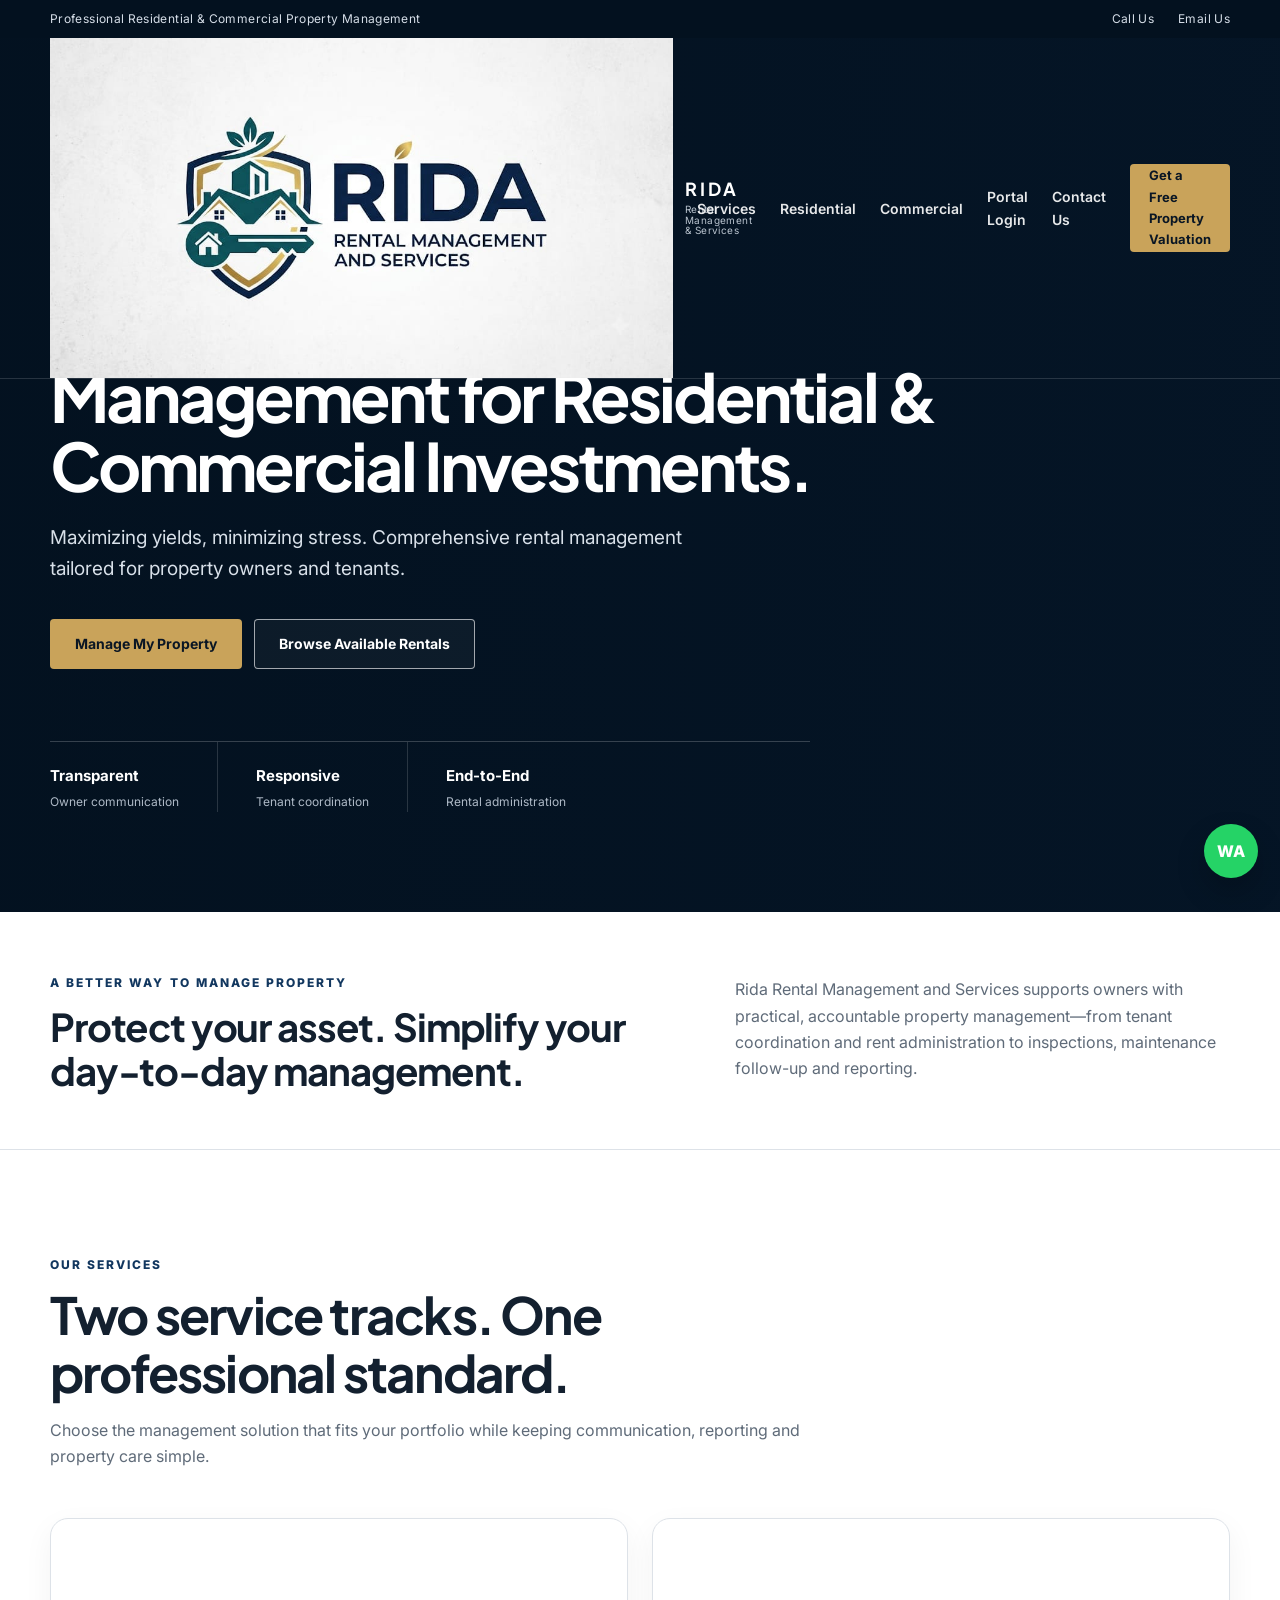
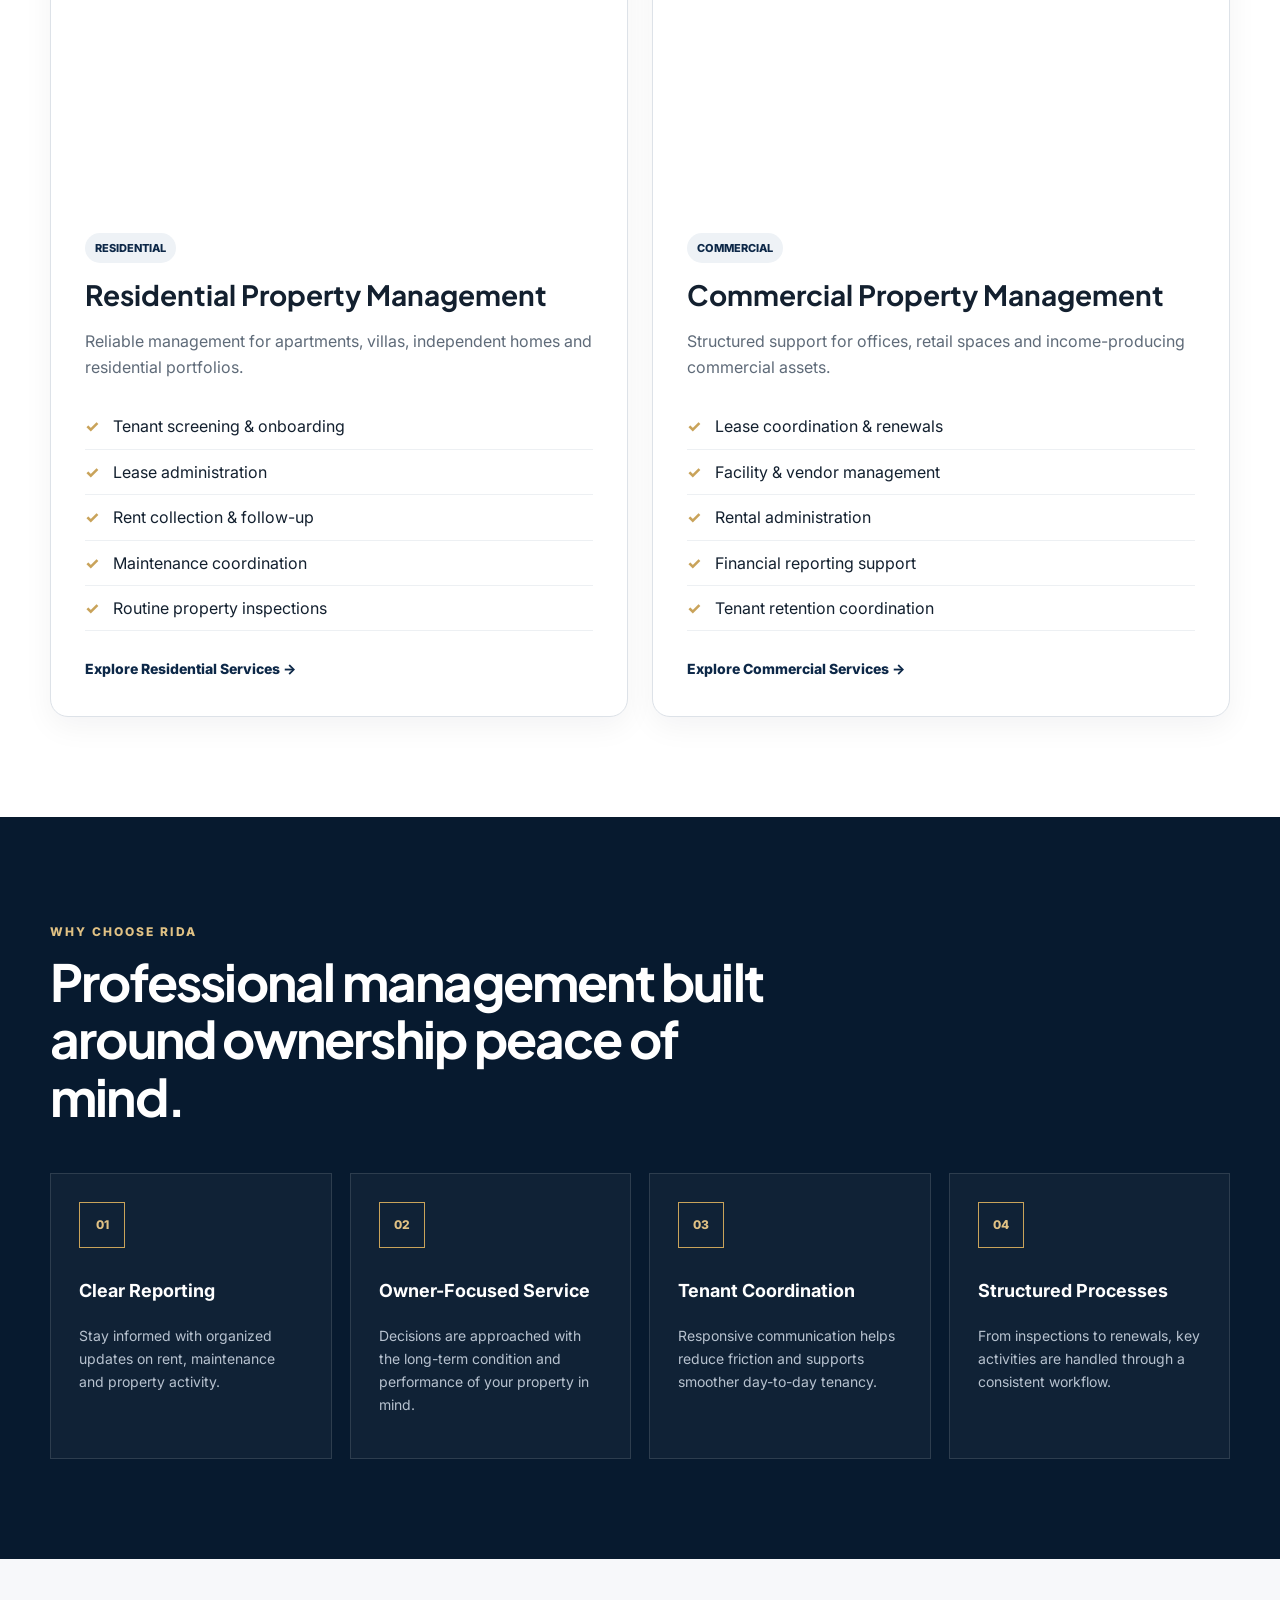
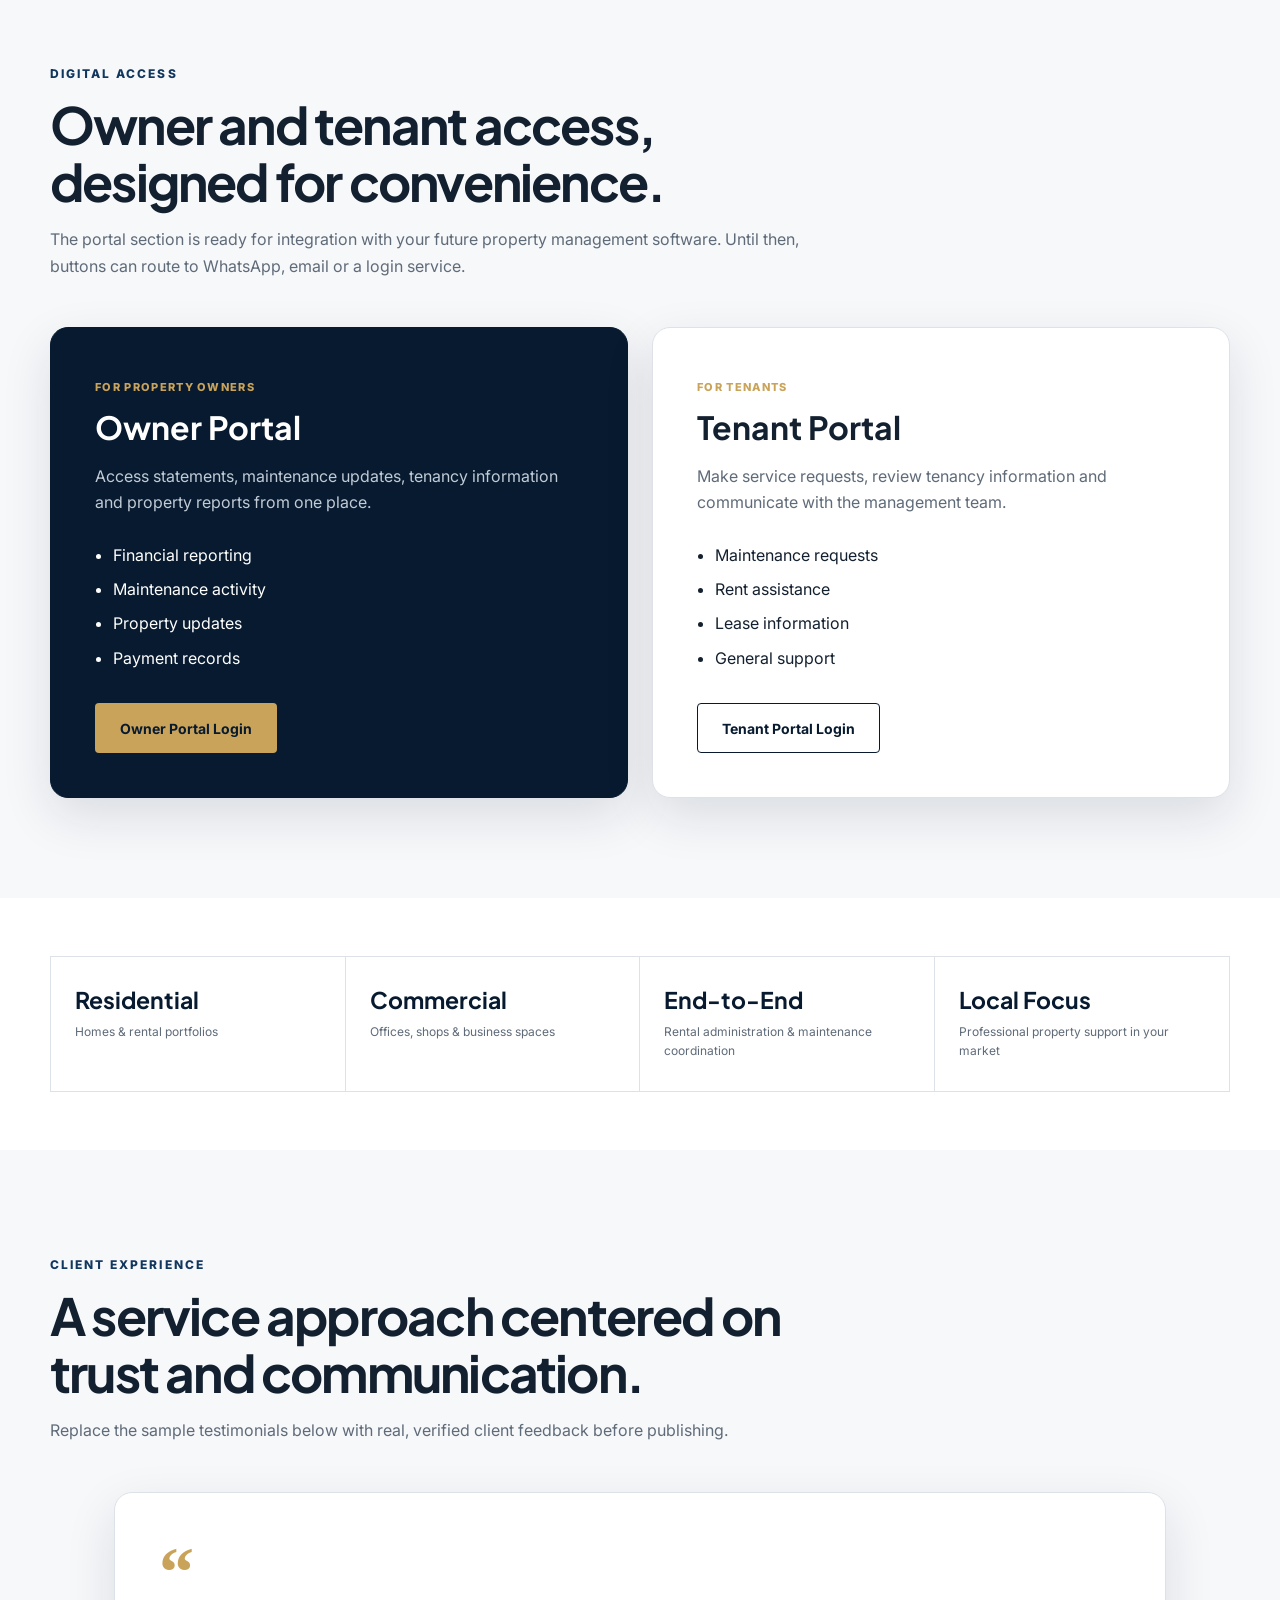
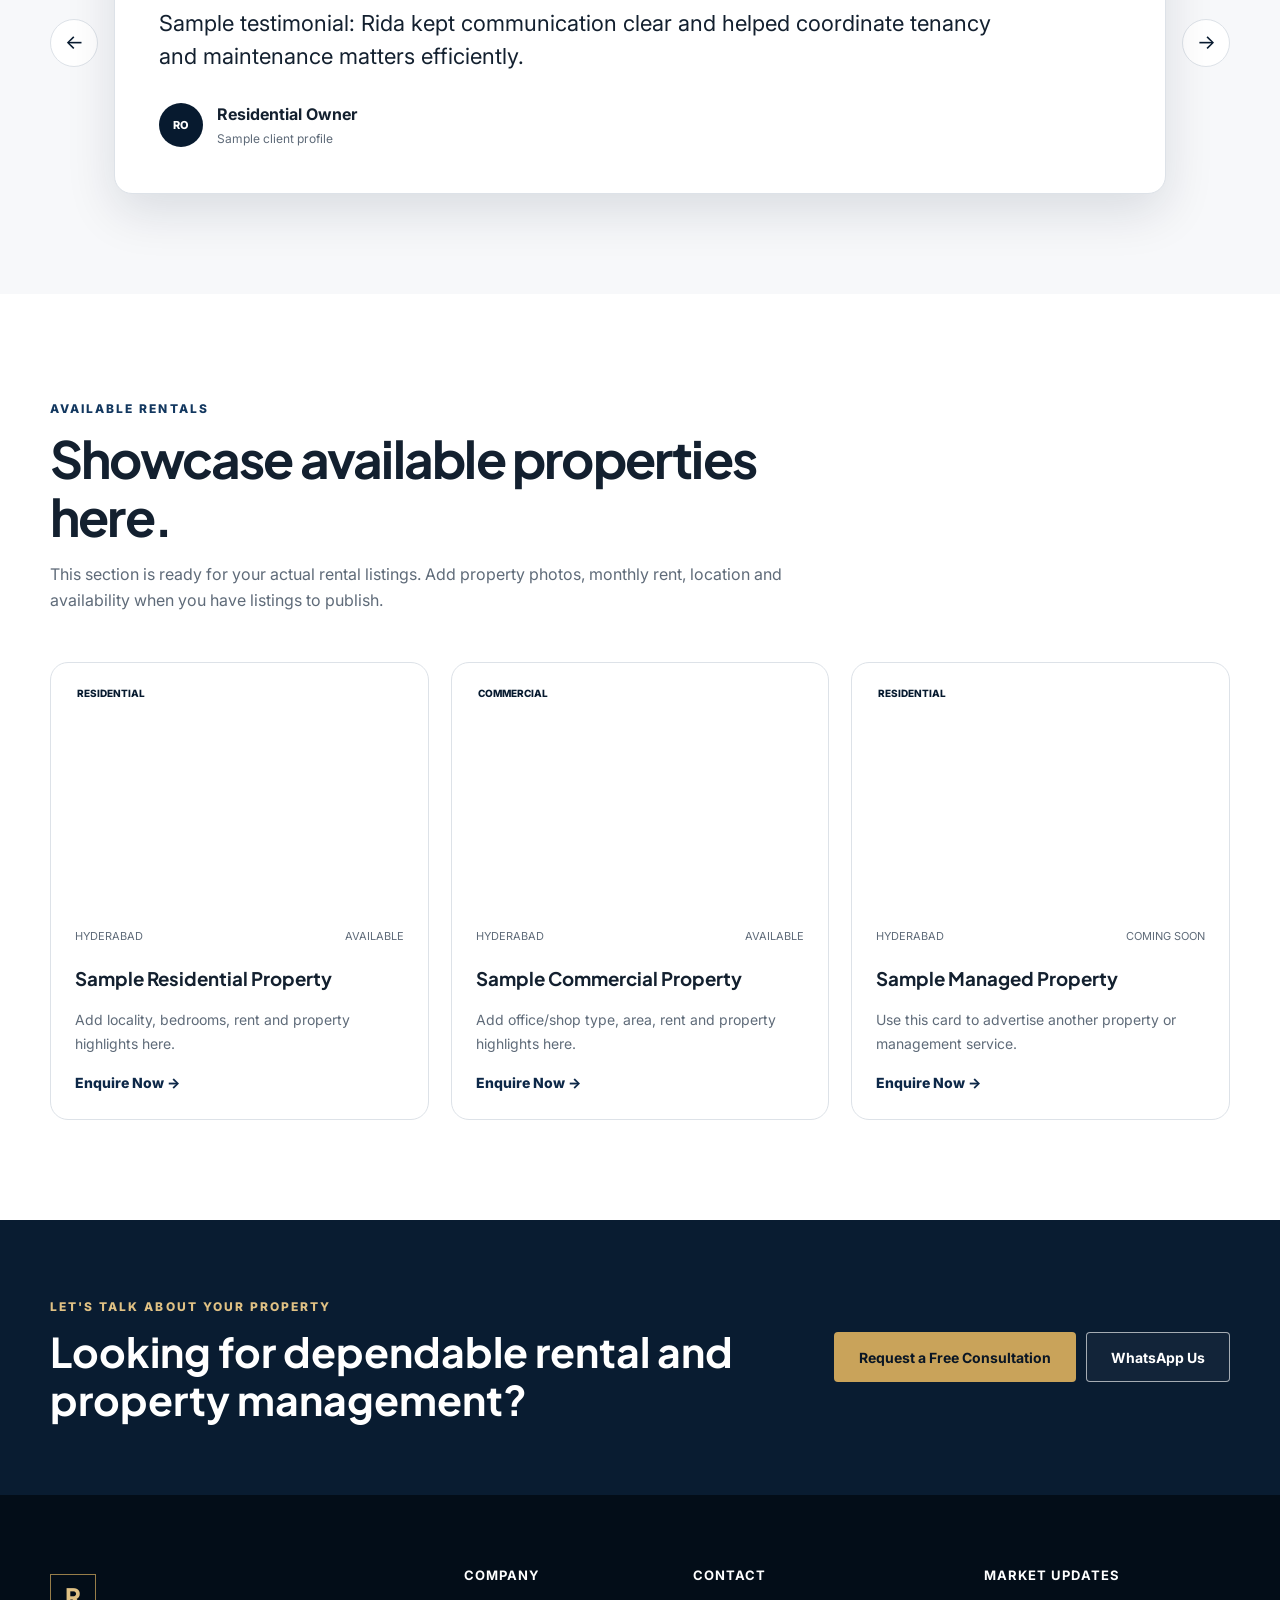
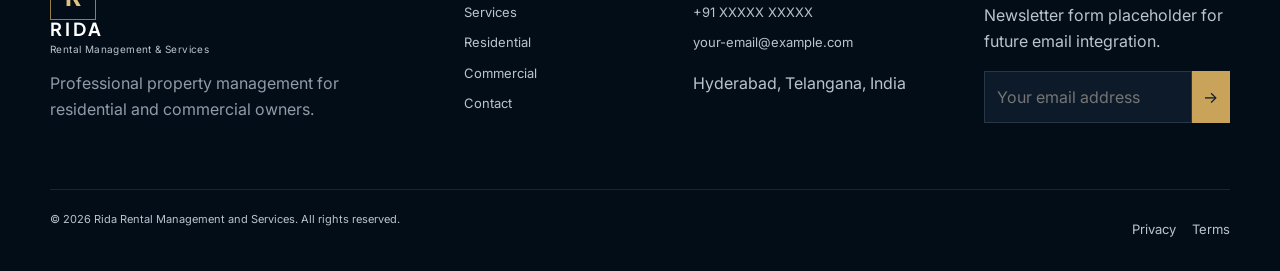
<file: index.html>
<!DOCTYPE html>
<html lang="en">
<head>
  <meta charset="UTF-8" />
  <meta name="viewport" content="width=device-width, initial-scale=1.0" />
  <meta name="description" content="Rida Rental Management and Services provides professional residential and commercial property management services." />
  <title>Rida Rental Management and Services</title>

  <link rel="preconnect" href="https://fonts.googleapis.com">
  <link rel="preconnect" href="https://fonts.gstatic.com" crossorigin>
  <link href="https://fonts.googleapis.com/css2?family=Inter:wght@400;500;600;700&family=Plus+Jakarta+Sans:wght@600;700;800&display=swap" rel="stylesheet">

  <link rel="stylesheet" href="styles.css" />
</head>
<body>
  <div class="topbar">
    <div class="container topbar-inner">
      <span>Professional Residential & Commercial Property Management</span>
      <div class="topbar-links">
        <a data-company-phone-link href="#">Call Us</a>
        <a data-company-email-link href="#">Email Us</a>
      </div>
    </div>
  </div>

  <header class="site-header" id="home">
    <div class="container nav-wrap">
      <a class="brand" href="index.html" aria-label="Rida Rental Management and Services home">
        <img src="logo.png.jpeg"
     alt="Rida Rental Management and Services"
     class="brand-logo">
   
      <span class="brand-text">
          <strong>RIDA</strong>
          <small>Rental Management & Services</small>
        </span>
      </a>

      <button class="menu-toggle" aria-label="Open navigation" aria-expanded="false">
        <span></span><span></span><span></span>
      </button>

      <nav class="main-nav" aria-label="Primary navigation">
        <a href="#services">Services</a>
        <a href="residential.html">Residential</a>
        <a href="commercial.html">Commercial</a>
        <a href="#portals">Portal Login</a>
        <a href="contact.html">Contact Us</a>
        <a class="btn btn-small btn-gold" href="contact.html#valuation">Get a Free Property Valuation</a>
      </nav>
    </div>
  </header>

  <main>
    <section class="hero">
      <div class="hero-bg hero-bg-left"></div>
      <div class="hero-bg hero-bg-right"></div>
      <div class="hero-overlay"></div>

      <div class="container hero-content">
        <div class="eyebrow">PROPERTY MANAGEMENT • RESIDENTIAL • COMMERCIAL</div>
        <h1>Effortless Property Management for Residential & Commercial Investments.</h1>
        <p>
          Maximizing yields, minimizing stress. Comprehensive rental management
          tailored for property owners and tenants.
        </p>

        <div class="hero-actions">
          <a class="btn btn-gold" href="contact.html#valuation">Manage My Property</a>
          <a class="btn btn-outline-light" href="#rentals">Browse Available Rentals</a>
        </div>

        <div class="hero-trust">
          <div>
            <strong>Transparent</strong>
            <span>Owner communication</span>
          </div>
          <div>
            <strong>Responsive</strong>
            <span>Tenant coordination</span>
          </div>
          <div>
            <strong>End-to-End</strong>
            <span>Rental administration</span>
          </div>
        </div>
      </div>
    </section>

    <section class="intro strip">
      <div class="container intro-grid">
        <div>
          <span class="section-kicker">A BETTER WAY TO MANAGE PROPERTY</span>
          <h2>Protect your asset. Simplify your day-to-day management.</h2>
        </div>
        <p>
          Rida Rental Management and Services supports owners with practical,
          accountable property management—from tenant coordination and rent
          administration to inspections, maintenance follow-up and reporting.
        </p>
      </div>
    </section>

    <section class="section" id="services">
      <div class="container">
        <div class="section-heading">
          <span class="section-kicker">OUR SERVICES</span>
          <h2>Two service tracks. One professional standard.</h2>
          <p>
            Choose the management solution that fits your portfolio while keeping
            communication, reporting and property care simple.
          </p>
        </div>

        <div class="service-split">
          <article class="service-panel residential-panel">
            <div class="panel-image"></div>
            <div class="panel-content">
              <span class="pill">Residential</span>
              <h3>Residential Property Management</h3>
              <p>Reliable management for apartments, villas, independent homes and residential portfolios.</p>
              <ul class="check-list">
                <li>Tenant screening & onboarding</li>
                <li>Lease administration</li>
                <li>Rent collection & follow-up</li>
                <li>Maintenance coordination</li>
                <li>Routine property inspections</li>
              </ul>
              <a class="text-link" href="residential.html">Explore Residential Services →</a>
            </div>
          </article>

          <article class="service-panel commercial-panel">
            <div class="panel-image"></div>
            <div class="panel-content">
              <span class="pill">Commercial</span>
              <h3>Commercial Property Management</h3>
              <p>Structured support for offices, retail spaces and income-producing commercial assets.</p>
              <ul class="check-list">
                <li>Lease coordination & renewals</li>
                <li>Facility & vendor management</li>
                <li>Rental administration</li>
                <li>Financial reporting support</li>
                <li>Tenant retention coordination</li>
              </ul>
              <a class="text-link" href="commercial.html">Explore Commercial Services →</a>
            </div>
          </article>
        </div>
      </div>
    </section>

    <section class="section section-dark">
      <div class="container">
        <div class="section-heading light">
          <span class="section-kicker gold">WHY CHOOSE RIDA</span>
          <h2>Professional management built around ownership peace of mind.</h2>
        </div>

        <div class="feature-grid">
          <article class="feature-card">
            <div class="icon-box">01</div>
            <h3>Clear Reporting</h3>
            <p>Stay informed with organized updates on rent, maintenance and property activity.</p>
          </article>
          <article class="feature-card">
            <div class="icon-box">02</div>
            <h3>Owner-Focused Service</h3>
            <p>Decisions are approached with the long-term condition and performance of your property in mind.</p>
          </article>
          <article class="feature-card">
            <div class="icon-box">03</div>
            <h3>Tenant Coordination</h3>
            <p>Responsive communication helps reduce friction and supports smoother day-to-day tenancy.</p>
          </article>
          <article class="feature-card">
            <div class="icon-box">04</div>
            <h3>Structured Processes</h3>
            <p>From inspections to renewals, key activities are handled through a consistent workflow.</p>
          </article>
        </div>
      </div>
    </section>

    <section class="section portal-section" id="portals">
      <div class="container">
        <div class="section-heading">
          <span class="section-kicker">DIGITAL ACCESS</span>
          <h2>Owner and tenant access, designed for convenience.</h2>
          <p>
            The portal section is ready for integration with your future property
            management software. Until then, buttons can route to WhatsApp, email or a login service.
          </p>
        </div>

        <div class="portal-grid">
          <article class="portal-card owner-card">
            <span class="portal-label">For Property Owners</span>
            <h3>Owner Portal</h3>
            <p>Access statements, maintenance updates, tenancy information and property reports from one place.</p>
            <ul>
              <li>Financial reporting</li>
              <li>Maintenance activity</li>
              <li>Property updates</li>
              <li>Payment records</li>
            </ul>
            <button class="btn btn-navy portal-demo-btn" type="button">Owner Portal Login</button>
          </article>

          <article class="portal-card tenant-card">
            <span class="portal-label">For Tenants</span>
            <h3>Tenant Portal</h3>
            <p>Make service requests, review tenancy information and communicate with the management team.</p>
            <ul>
              <li>Maintenance requests</li>
              <li>Rent assistance</li>
              <li>Lease information</li>
              <li>General support</li>
            </ul>
            <button class="btn btn-outline-dark portal-demo-btn" type="button">Tenant Portal Login</button>
          </article>
        </div>
      </div>
    </section>

    <section class="section metrics-section">
      <div class="container">
        <div class="metrics-grid">
          <div class="metric">
            <strong>Residential</strong>
            <span>Homes & rental portfolios</span>
          </div>
          <div class="metric">
            <strong>Commercial</strong>
            <span>Offices, shops & business spaces</span>
          </div>
          <div class="metric">
            <strong>End-to-End</strong>
            <span>Rental administration & maintenance coordination</span>
          </div>
          <div class="metric">
            <strong>Local Focus</strong>
            <span>Professional property support in your market</span>
          </div>
        </div>
      </div>
    </section>

    <section class="section testimonial-section">
      <div class="container">
        <div class="section-heading">
          <span class="section-kicker">CLIENT EXPERIENCE</span>
          <h2>A service approach centered on trust and communication.</h2>
          <p>Replace the sample testimonials below with real, verified client feedback before publishing.</p>
        </div>

        <div class="testimonial-shell">
          <button class="carousel-btn prev" aria-label="Previous testimonial">←</button>

          <div class="testimonial-track">
            <article class="testimonial-card active">
              <div class="quote-mark">“</div>
              <p>Sample testimonial: Rida kept communication clear and helped coordinate tenancy and maintenance matters efficiently.</p>
              <div class="client">
                <div class="avatar">RO</div>
                <div><strong>Residential Owner</strong><span>Sample client profile</span></div>
              </div>
            </article>

            <article class="testimonial-card">
              <div class="quote-mark">“</div>
              <p>Sample testimonial: Their organized approach made it easier to track property issues, tenant communication and follow-ups.</p>
              <div class="client">
                <div class="avatar">PI</div>
                <div><strong>Property Investor</strong><span>Sample client profile</span></div>
              </div>
            </article>

            <article class="testimonial-card">
              <div class="quote-mark">“</div>
              <p>Sample testimonial: Professional coordination and responsive communication helped simplify day-to-day property management.</p>
              <div class="client">
                <div class="avatar">CO</div>
                <div><strong>Commercial Owner</strong><span>Sample client profile</span></div>
              </div>
            </article>
          </div>

          <button class="carousel-btn next" aria-label="Next testimonial">→</button>
        </div>
      </div>
    </section>

    <section class="section rental-preview" id="rentals">
      <div class="container">
        <div class="section-heading">
          <span class="section-kicker">AVAILABLE RENTALS</span>
          <h2>Showcase available properties here.</h2>
          <p>
            This section is ready for your actual rental listings. Add property photos,
            monthly rent, location and availability when you have listings to publish.
          </p>
        </div>

        <div class="property-grid">
          <article class="property-card">
            <div class="property-image property-one"><span>Residential</span></div>
            <div class="property-body">
              <div class="property-meta"><span>Hyderabad</span><span>Available</span></div>
              <h3>Sample Residential Property</h3>
              <p>Add locality, bedrooms, rent and property highlights here.</p>
              <a href="contact.html" class="text-link">Enquire Now →</a>
            </div>
          </article>

          <article class="property-card">
            <div class="property-image property-two"><span>Commercial</span></div>
            <div class="property-body">
              <div class="property-meta"><span>Hyderabad</span><span>Available</span></div>
              <h3>Sample Commercial Property</h3>
              <p>Add office/shop type, area, rent and property highlights here.</p>
              <a href="contact.html" class="text-link">Enquire Now →</a>
            </div>
          </article>

          <article class="property-card">
            <div class="property-image property-three"><span>Residential</span></div>
            <div class="property-body">
              <div class="property-meta"><span>Hyderabad</span><span>Coming Soon</span></div>
              <h3>Sample Managed Property</h3>
              <p>Use this card to advertise another property or management service.</p>
              <a href="contact.html" class="text-link">Enquire Now →</a>
            </div>
          </article>
        </div>
      </div>
    </section>

    <section class="cta-band">
      <div class="container cta-band-inner">
        <div>
          <span class="section-kicker gold">LET'S TALK ABOUT YOUR PROPERTY</span>
          <h2>Looking for dependable rental and property management?</h2>
        </div>
        <div class="cta-band-actions">
          <a class="btn btn-gold" href="contact.html#valuation">Request a Free Consultation</a>
          <a class="btn btn-outline-light" data-whatsapp-link href="#" target="_blank" rel="noopener">WhatsApp Us</a>
        </div>
      </div>
    </section>
  </main>

  <footer class="site-footer">
    <div class="container footer-grid">
      <div class="footer-brand">
        <a class="brand footer-logo" href="index.html">
          <span class="brand-mark">R</span>
          <span class="brand-text"><strong>RIDA</strong><small>Rental Management & Services</small></span>
        </a>
        <p>Professional property management for residential and commercial owners.</p>
      </div>

      <div>
        <h4>Company</h4>
        <a href="index.html#services">Services</a>
        <a href="residential.html">Residential</a>
        <a href="commercial.html">Commercial</a>
        <a href="contact.html">Contact</a>
      </div>

      <div>
        <h4>Contact</h4>
        <a data-company-phone-link href="#"><span data-company-phone></span></a>
        <a data-company-email-link href="#"><span data-company-email></span></a>
        <p data-company-address></p>
      </div>

      <div>
        <h4>Market Updates</h4>
        <p>Newsletter form placeholder for future email integration.</p>
        <form class="newsletter" onsubmit="return false;">
          <input type="email" placeholder="Your email address" aria-label="Email address" />
          <button type="submit">→</button>
        </form>
      </div>
    </div>

    <div class="container footer-bottom">
      <span>© <span id="year"></span> Rida Rental Management and Services. All rights reserved.</span>
      <div><a href="#">Privacy</a><a href="#">Terms</a></div>
    </div>
  </footer>

  <a class="floating-whatsapp" data-whatsapp-link href="#" target="_blank" rel="noopener" aria-label="Chat on WhatsApp">WA</a>

  <div class="toast" id="toast">Portal integration can be connected later.</div>

  <script src="config.js"></script>
  <script src="script.js"></script>
</body>
</html>
</file>
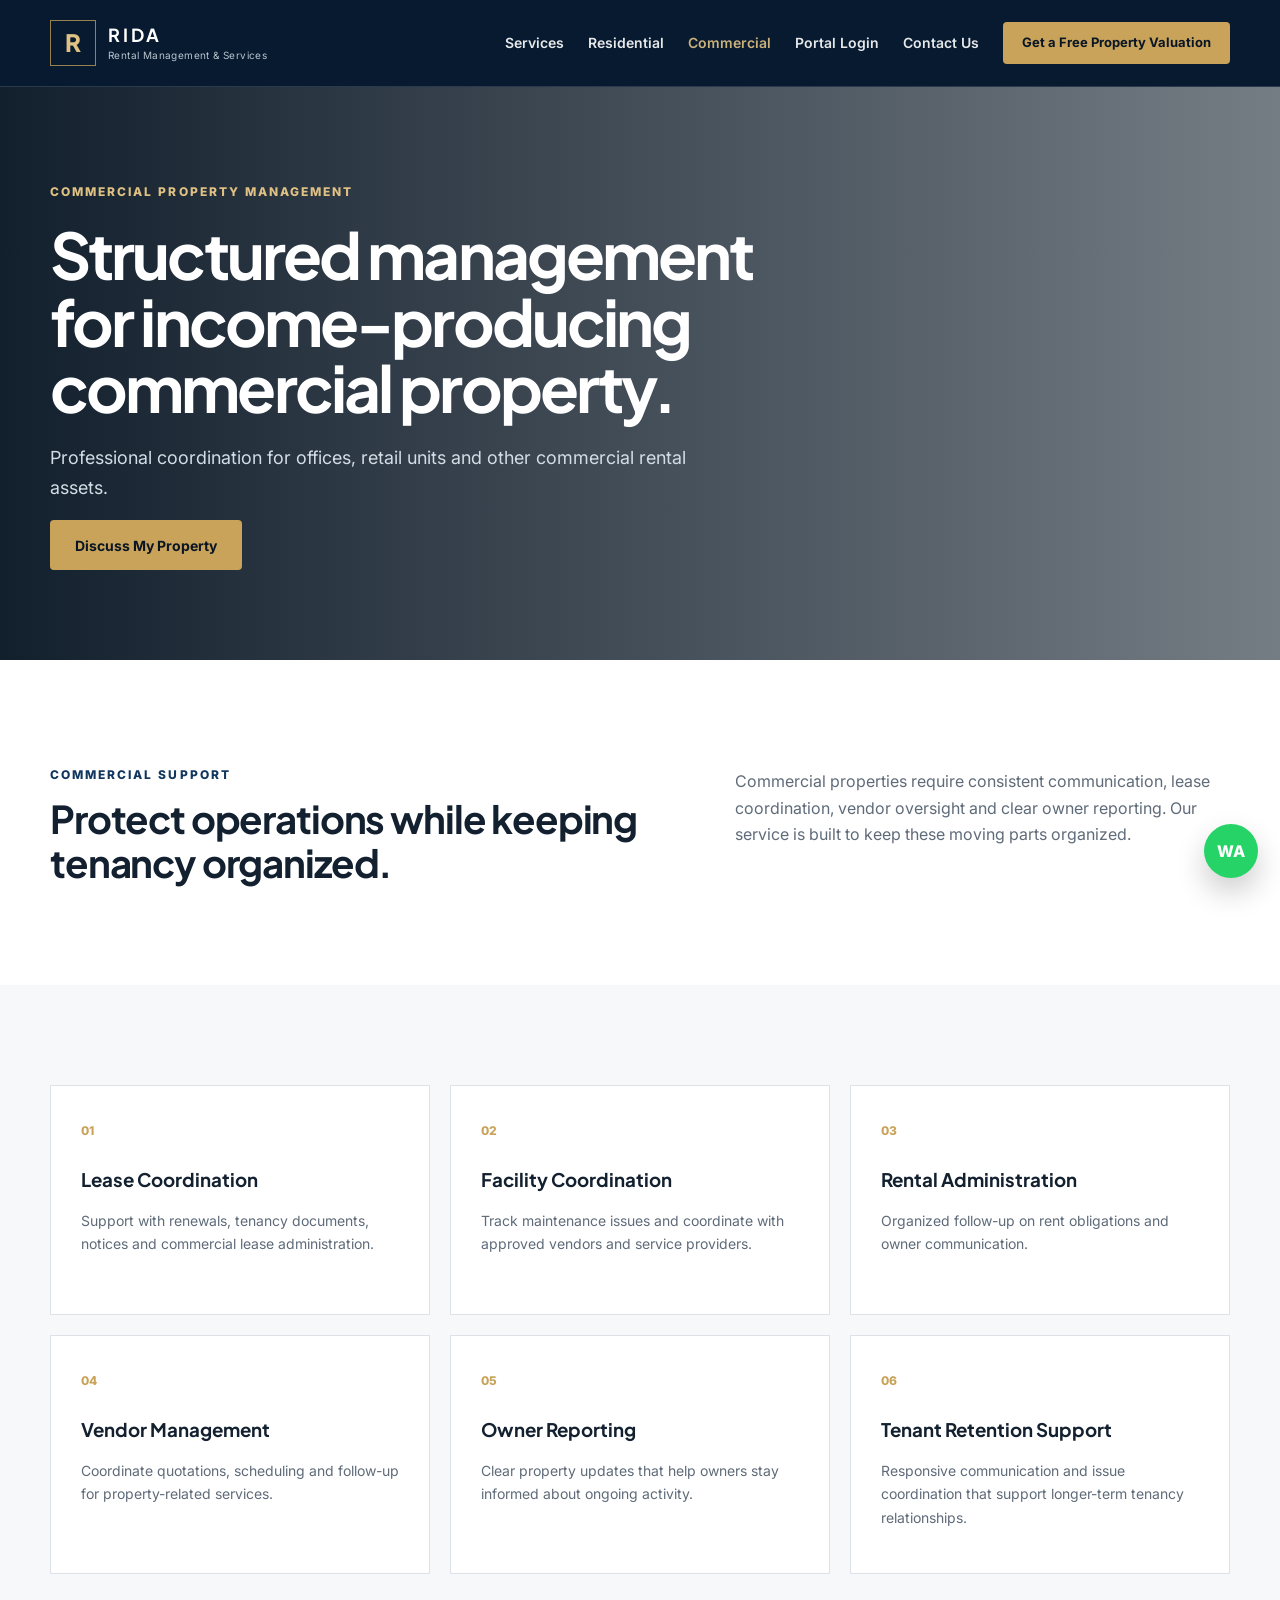
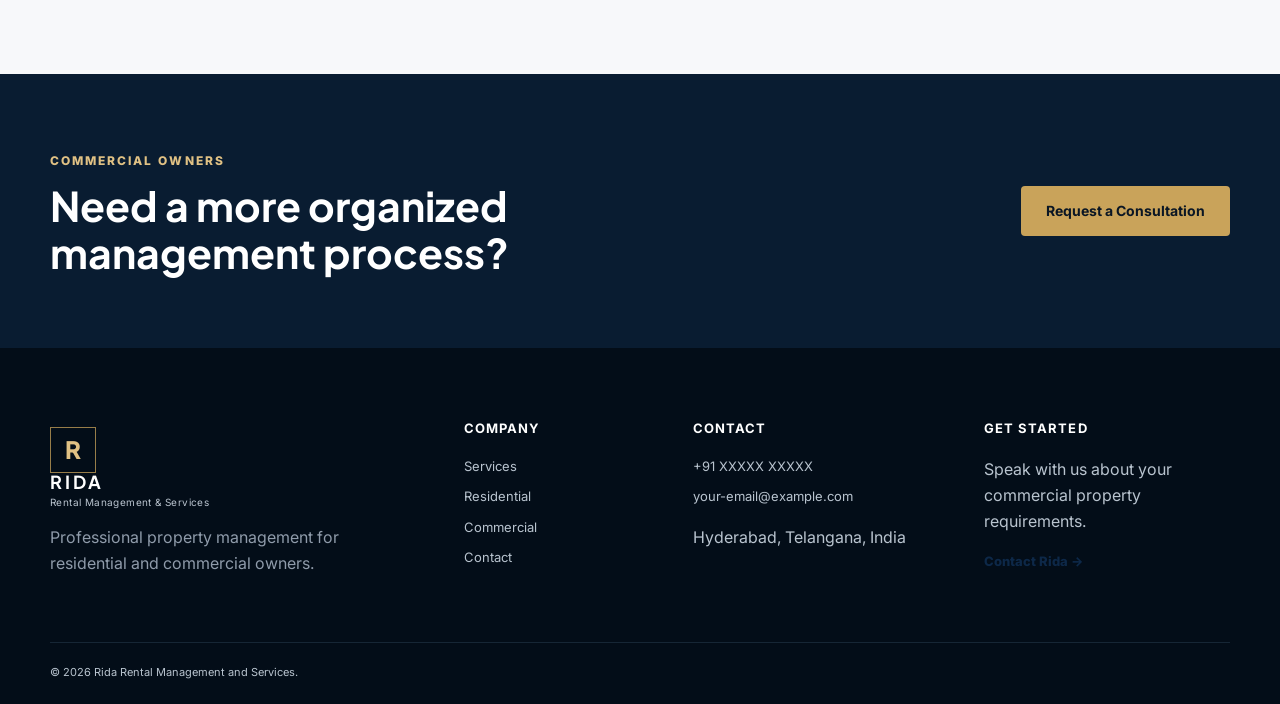
<file: commercial.html>
<!DOCTYPE html>
<html lang="en">
<head>
  <meta charset="UTF-8"><meta name="viewport" content="width=device-width, initial-scale=1.0">
  <meta name="description" content="Commercial property management services by Rida Rental Management and Services.">
  <title>Commercial Property Management | Rida</title>
  <link rel="preconnect" href="https://fonts.googleapis.com"><link rel="preconnect" href="https://fonts.gstatic.com" crossorigin>
  <link href="https://fonts.googleapis.com/css2?family=Inter:wght@400;500;600;700&family=Plus+Jakarta+Sans:wght@600;700;800&display=swap" rel="stylesheet">
  <link rel="stylesheet" href="styles.css">
</head>
<body>
<header class="site-header inner-header">
  <div class="container nav-wrap">
    <a class="brand" href="index.html"><span class="brand-mark">R</span><span class="brand-text"><strong>RIDA</strong><small>Rental Management & Services</small></span></a>
    <button class="menu-toggle" aria-label="Open navigation" aria-expanded="false"><span></span><span></span><span></span></button>
    <nav class="main-nav">
      <a href="index.html#services">Services</a><a href="residential.html">Residential</a>
      <a class="active-link" href="commercial.html">Commercial</a><a href="index.html#portals">Portal Login</a><a href="contact.html">Contact Us</a>
      <a class="btn btn-small btn-gold" href="contact.html#valuation">Get a Free Property Valuation</a>
    </nav>
  </div>
</header>
<main>
  <section class="inner-hero commercial-inner">
    <div class="container inner-hero-content">
      <span class="section-kicker gold">COMMERCIAL PROPERTY MANAGEMENT</span>
      <h1>Structured management for income-producing commercial property.</h1>
      <p>Professional coordination for offices, retail units and other commercial rental assets.</p>
      <a class="btn btn-gold" href="contact.html#valuation">Discuss My Property</a>
    </div>
  </section>

  <section class="section">
    <div class="container two-col">
      <div><span class="section-kicker">COMMERCIAL SUPPORT</span><h2>Protect operations while keeping tenancy organized.</h2></div>
      <p>Commercial properties require consistent communication, lease coordination, vendor oversight and clear owner reporting. Our service is built to keep these moving parts organized.</p>
    </div>
  </section>

  <section class="section soft-section">
    <div class="container">
      <div class="service-detail-grid">
        <article><span>01</span><h3>Lease Coordination</h3><p>Support with renewals, tenancy documents, notices and commercial lease administration.</p></article>
        <article><span>02</span><h3>Facility Coordination</h3><p>Track maintenance issues and coordinate with approved vendors and service providers.</p></article>
        <article><span>03</span><h3>Rental Administration</h3><p>Organized follow-up on rent obligations and owner communication.</p></article>
        <article><span>04</span><h3>Vendor Management</h3><p>Coordinate quotations, scheduling and follow-up for property-related services.</p></article>
        <article><span>05</span><h3>Owner Reporting</h3><p>Clear property updates that help owners stay informed about ongoing activity.</p></article>
        <article><span>06</span><h3>Tenant Retention Support</h3><p>Responsive communication and issue coordination that support longer-term tenancy relationships.</p></article>
      </div>
    </div>
  </section>

  <section class="cta-band">
    <div class="container cta-band-inner">
      <div><span class="section-kicker gold">COMMERCIAL OWNERS</span><h2>Need a more organized management process?</h2></div>
      <a class="btn btn-gold" href="contact.html#valuation">Request a Consultation</a>
    </div>
  </section>
</main>
<footer class="site-footer">
  <div class="container footer-grid">
    <div class="footer-brand"><a class="brand footer-logo" href="index.html"><span class="brand-mark">R</span><span class="brand-text"><strong>RIDA</strong><small>Rental Management & Services</small></span></a><p>Professional property management for residential and commercial owners.</p></div>
    <div><h4>Company</h4><a href="index.html#services">Services</a><a href="residential.html">Residential</a><a href="commercial.html">Commercial</a><a href="contact.html">Contact</a></div>
    <div><h4>Contact</h4><a data-company-phone-link href="#"><span data-company-phone></span></a><a data-company-email-link href="#"><span data-company-email></span></a><p data-company-address></p></div>
    <div><h4>Get Started</h4><p>Speak with us about your commercial property requirements.</p><a class="text-link gold-text" href="contact.html">Contact Rida →</a></div>
  </div>
  <div class="container footer-bottom"><span>© <span id="year"></span> Rida Rental Management and Services.</span></div>
</footer>
<a class="floating-whatsapp" data-whatsapp-link href="#" target="_blank" rel="noopener">WA</a>
<script src="config.js"></script><script src="script.js"></script>
</body>
</html>
</file>
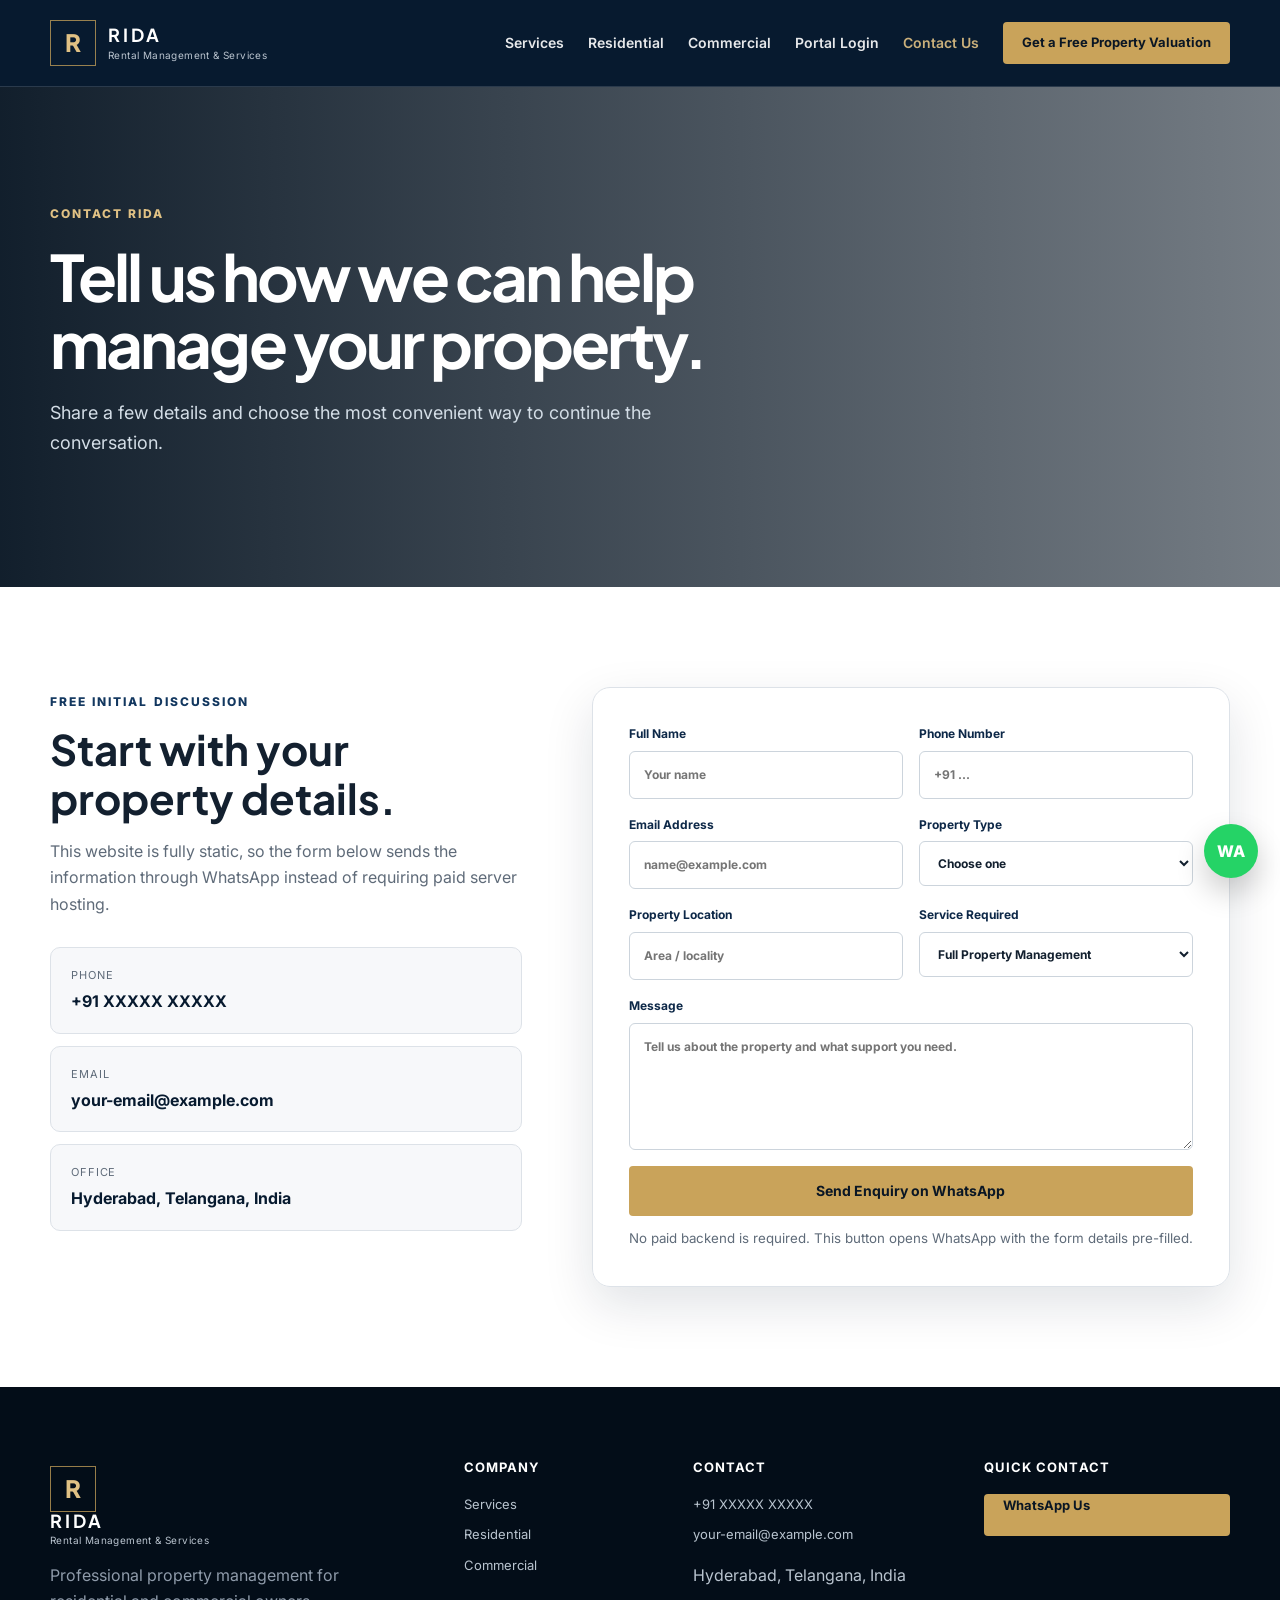
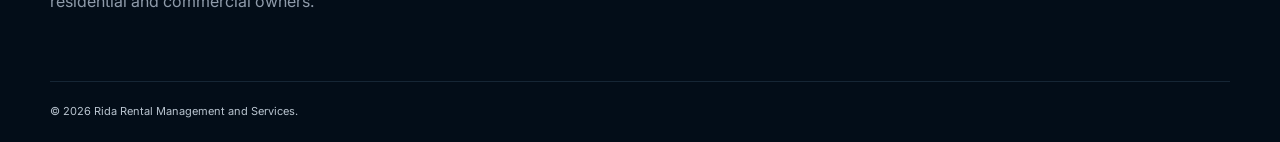
<file: contact.html>
<!DOCTYPE html>
<html lang="en">
<head>
  <meta charset="UTF-8"><meta name="viewport" content="width=device-width, initial-scale=1.0">
  <meta name="description" content="Contact Rida Rental Management and Services.">
  <title>Contact | Rida Rental Management and Services</title>
  <link rel="preconnect" href="https://fonts.googleapis.com"><link rel="preconnect" href="https://fonts.gstatic.com" crossorigin>
  <link href="https://fonts.googleapis.com/css2?family=Inter:wght@400;500;600;700&family=Plus+Jakarta+Sans:wght@600;700;800&display=swap" rel="stylesheet">
  <link rel="stylesheet" href="styles.css">
</head>
<body>
<header class="site-header inner-header">
  <div class="container nav-wrap">
    <a class="brand" href="index.html"><span class="brand-mark">R</span><span class="brand-text"><strong>RIDA</strong><small>Rental Management & Services</small></span></a>
    <button class="menu-toggle" aria-label="Open navigation" aria-expanded="false"><span></span><span></span><span></span></button>
    <nav class="main-nav">
      <a href="index.html#services">Services</a><a href="residential.html">Residential</a><a href="commercial.html">Commercial</a>
      <a href="index.html#portals">Portal Login</a><a class="active-link" href="contact.html">Contact Us</a>
      <a class="btn btn-small btn-gold" href="#valuation">Get a Free Property Valuation</a>
    </nav>
  </div>
</header>
<main>
  <section class="inner-hero contact-inner">
    <div class="container inner-hero-content">
      <span class="section-kicker gold">CONTACT RIDA</span>
      <h1>Tell us how we can help manage your property.</h1>
      <p>Share a few details and choose the most convenient way to continue the conversation.</p>
    </div>
  </section>

  <section class="section" id="valuation">
    <div class="container contact-layout">
      <div class="contact-copy">
        <span class="section-kicker">FREE INITIAL DISCUSSION</span>
        <h2>Start with your property details.</h2>
        <p>This website is fully static, so the form below sends the information through WhatsApp instead of requiring paid server hosting.</p>
        <div class="contact-cards">
          <a data-company-phone-link href="#" class="contact-card"><span>Phone</span><strong data-company-phone></strong></a>
          <a data-company-email-link href="#" class="contact-card"><span>Email</span><strong data-company-email></strong></a>
          <div class="contact-card"><span>Office</span><strong data-company-address></strong></div>
        </div>
      </div>

      <form class="contact-form" id="valuationForm">
        <div class="form-row">
          <label>Full Name<input type="text" name="name" required placeholder="Your name"></label>
          <label>Phone Number<input type="tel" name="phone" required placeholder="+91 ..."></label>
        </div>
        <div class="form-row">
          <label>Email Address<input type="email" name="email" placeholder="name@example.com"></label>
          <label>Property Type
            <select name="propertyType" required>
              <option value="">Choose one</option>
              <option>Residential</option>
              <option>Commercial</option>
              <option>Multiple Properties</option>
            </select>
          </label>
        </div>
        <div class="form-row">
          <label>Property Location<input type="text" name="location" placeholder="Area / locality"></label>
          <label>Service Required
            <select name="service">
              <option>Full Property Management</option>
              <option>Tenant Management</option>
              <option>Rent Collection</option>
              <option>Maintenance Coordination</option>
              <option>Property Inspection</option>
              <option>Other</option>
            </select>
          </label>
        </div>
        <label>Message<textarea name="message" rows="5" placeholder="Tell us about the property and what support you need."></textarea></label>
        <button class="btn btn-gold btn-full" type="submit">Send Enquiry on WhatsApp</button>
        <small class="form-note">No paid backend is required. This button opens WhatsApp with the form details pre-filled.</small>
      </form>
    </div>
  </section>
</main>
<footer class="site-footer">
  <div class="container footer-grid">
    <div class="footer-brand"><a class="brand footer-logo" href="index.html"><span class="brand-mark">R</span><span class="brand-text"><strong>RIDA</strong><small>Rental Management & Services</small></span></a><p>Professional property management for residential and commercial owners.</p></div>
    <div><h4>Company</h4><a href="index.html#services">Services</a><a href="residential.html">Residential</a><a href="commercial.html">Commercial</a></div>
    <div><h4>Contact</h4><a data-company-phone-link href="#"><span data-company-phone></span></a><a data-company-email-link href="#"><span data-company-email></span></a><p data-company-address></p></div>
    <div><h4>Quick Contact</h4><a class="btn btn-gold btn-small" data-whatsapp-link href="#" target="_blank" rel="noopener">WhatsApp Us</a></div>
  </div>
  <div class="container footer-bottom"><span>© <span id="year"></span> Rida Rental Management and Services.</span></div>
</footer>
<a class="floating-whatsapp" data-whatsapp-link href="#" target="_blank" rel="noopener">WA</a>
<script src="config.js"></script><script src="script.js"></script>
</body>
</html>
</file>
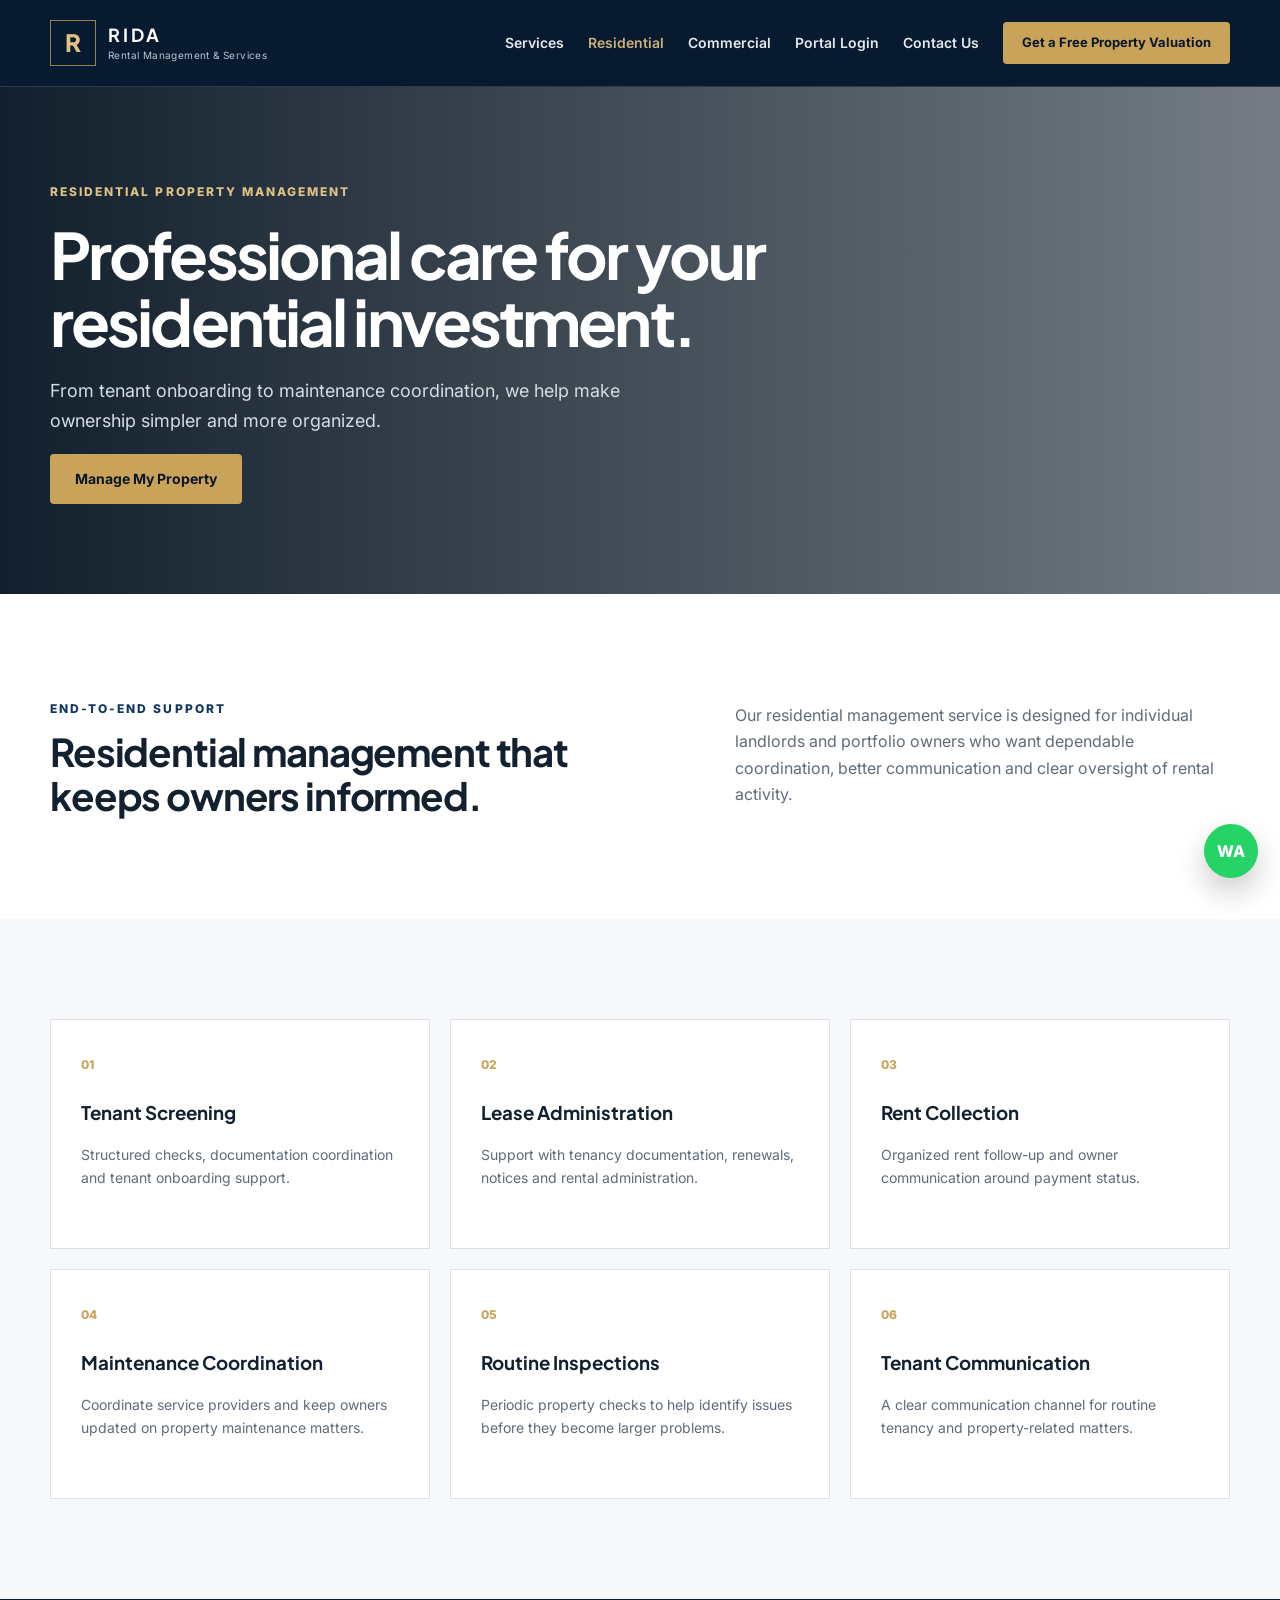
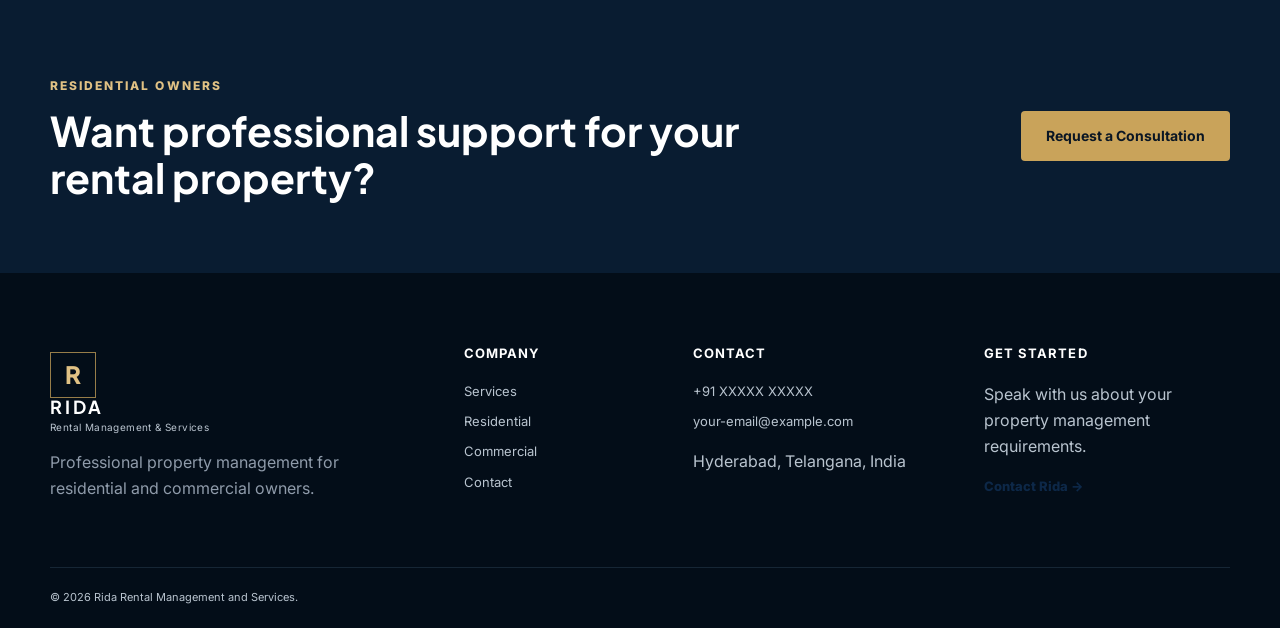
<file: residential.html>
<!DOCTYPE html>
<html lang="en">
<head>
  <meta charset="UTF-8"><meta name="viewport" content="width=device-width, initial-scale=1.0">
  <meta name="description" content="Residential property management services by Rida Rental Management and Services.">
  <title>Residential Property Management | Rida</title>
  <link rel="preconnect" href="https://fonts.googleapis.com"><link rel="preconnect" href="https://fonts.gstatic.com" crossorigin>
  <link href="https://fonts.googleapis.com/css2?family=Inter:wght@400;500;600;700&family=Plus+Jakarta+Sans:wght@600;700;800&display=swap" rel="stylesheet">
  <link rel="stylesheet" href="styles.css">
</head>
<body>
<header class="site-header inner-header">
  <div class="container nav-wrap">
    <a class="brand" href="index.html"><span class="brand-mark">R</span><span class="brand-text"><strong>RIDA</strong><small>Rental Management & Services</small></span></a>
    <button class="menu-toggle" aria-label="Open navigation" aria-expanded="false"><span></span><span></span><span></span></button>
    <nav class="main-nav">
      <a href="index.html#services">Services</a><a class="active-link" href="residential.html">Residential</a>
      <a href="commercial.html">Commercial</a><a href="index.html#portals">Portal Login</a><a href="contact.html">Contact Us</a>
      <a class="btn btn-small btn-gold" href="contact.html#valuation">Get a Free Property Valuation</a>
    </nav>
  </div>
</header>
<main>
  <section class="inner-hero residential-inner">
    <div class="container inner-hero-content">
      <span class="section-kicker gold">RESIDENTIAL PROPERTY MANAGEMENT</span>
      <h1>Professional care for your residential investment.</h1>
      <p>From tenant onboarding to maintenance coordination, we help make ownership simpler and more organized.</p>
      <a class="btn btn-gold" href="contact.html#valuation">Manage My Property</a>
    </div>
  </section>

  <section class="section">
    <div class="container two-col">
      <div>
        <span class="section-kicker">END-TO-END SUPPORT</span>
        <h2>Residential management that keeps owners informed.</h2>
      </div>
      <p>Our residential management service is designed for individual landlords and portfolio owners who want dependable coordination, better communication and clear oversight of rental activity.</p>
    </div>
  </section>

  <section class="section soft-section">
    <div class="container">
      <div class="service-detail-grid">
        <article><span>01</span><h3>Tenant Screening</h3><p>Structured checks, documentation coordination and tenant onboarding support.</p></article>
        <article><span>02</span><h3>Lease Administration</h3><p>Support with tenancy documentation, renewals, notices and rental administration.</p></article>
        <article><span>03</span><h3>Rent Collection</h3><p>Organized rent follow-up and owner communication around payment status.</p></article>
        <article><span>04</span><h3>Maintenance Coordination</h3><p>Coordinate service providers and keep owners updated on property maintenance matters.</p></article>
        <article><span>05</span><h3>Routine Inspections</h3><p>Periodic property checks to help identify issues before they become larger problems.</p></article>
        <article><span>06</span><h3>Tenant Communication</h3><p>A clear communication channel for routine tenancy and property-related matters.</p></article>
      </div>
    </div>
  </section>

  <section class="cta-band">
    <div class="container cta-band-inner">
      <div><span class="section-kicker gold">RESIDENTIAL OWNERS</span><h2>Want professional support for your rental property?</h2></div>
      <a class="btn btn-gold" href="contact.html#valuation">Request a Consultation</a>
    </div>
  </section>
</main>
<footer class="site-footer">
  <div class="container footer-grid">
    <div class="footer-brand"><a class="brand footer-logo" href="index.html"><span class="brand-mark">R</span><span class="brand-text"><strong>RIDA</strong><small>Rental Management & Services</small></span></a><p>Professional property management for residential and commercial owners.</p></div>
    <div><h4>Company</h4><a href="index.html#services">Services</a><a href="residential.html">Residential</a><a href="commercial.html">Commercial</a><a href="contact.html">Contact</a></div>
    <div><h4>Contact</h4><a data-company-phone-link href="#"><span data-company-phone></span></a><a data-company-email-link href="#"><span data-company-email></span></a><p data-company-address></p></div>
    <div><h4>Get Started</h4><p>Speak with us about your property management requirements.</p><a class="text-link gold-text" href="contact.html">Contact Rida →</a></div>
  </div>
  <div class="container footer-bottom"><span>© <span id="year"></span> Rida Rental Management and Services.</span></div>
</footer>
<a class="floating-whatsapp" data-whatsapp-link href="#" target="_blank" rel="noopener">WA</a>
<script src="config.js"></script><script src="script.js"></script>
</body>
</html>
</file>
<file: styles.css>
/* =========================
   RIDA RENTAL MANAGEMENT
   Main Stylesheet
   ========================= */

:root {
  --navy: #071a2f;
  --navy-2: #0d2848;
  --navy-3: #12375f;
  --gold: #c9a35a;
  --gold-light: #e0c184;
  --slate: #5f6b79;
  --slate-2: #8b96a3;
  --white: #ffffff;
  --offwhite: #f7f8fa;
  --line: #dde2e8;
  --ink: #13202f;
  --shadow: 0 18px 50px rgba(7, 26, 47, .12);
  --radius: 18px;
}

* { box-sizing: border-box; }
html { scroll-behavior: smooth; }
body {
  margin: 0;
  font-family: "Inter", sans-serif;
  color: var(--ink);
  background: var(--white);
  line-height: 1.65;
}
img { max-width: 100%; display: block; }
a { color: inherit; text-decoration: none; }
button, input, textarea, select { font: inherit; }
button { cursor: pointer; }

.container {
  width: min(1180px, calc(100% - 40px));
  margin-inline: auto;
}

.topbar {
  background: #03111f;
  color: #d6dee8;
  font-size: 12px;
  letter-spacing: .03em;
}
.topbar-inner {
  min-height: 38px;
  display: flex;
  align-items: center;
  justify-content: space-between;
  gap: 20px;
}
.topbar-links { display: flex; gap: 24px; }
.topbar a:hover { color: var(--gold-light); }

.site-header {
  position: absolute;
  z-index: 30;
  width: 100%;
  color: var(--white);
  border-bottom: 1px solid rgba(255,255,255,.14);
}
.inner-header {
  position: relative;
  background: var(--navy);
}
.nav-wrap {
  min-height: 86px;
  display: flex;
  align-items: center;
  justify-content: space-between;
  gap: 24px;
}
.brand { display: flex; align-items: center; gap: 12px; }
.brand-mark {
  width: 46px; height: 46px; display: grid; place-items: center;
  border: 1px solid rgba(201,163,90,.75);
  color: var(--gold-light);
  font-family: "Plus Jakarta Sans", sans-serif;
  font-weight: 800; font-size: 24px;
}
.brand-text { display: flex; flex-direction: column; line-height: 1.05; }
.brand-text strong {
  font-family: "Plus Jakarta Sans", sans-serif;
  font-size: 18px; letter-spacing: .16em;
}
.brand-text small {
  margin-top: 5px; font-size: 10px; color: #bac4cf; letter-spacing: .04em;
}
.main-nav { display: flex; align-items: center; gap: 24px; font-size: 14px; font-weight: 600; }
.main-nav > a:not(.btn) { opacity: .9; }
.main-nav > a:not(.btn):hover,
.main-nav .active-link { color: var(--gold-light); opacity: 1; }
.menu-toggle { display: none; background: transparent; border: 0; padding: 8px; }
.menu-toggle span { display: block; width: 26px; height: 2px; background: white; margin: 5px; }

.btn {
  display: inline-flex; align-items: center; justify-content: center;
  min-height: 50px; padding: 0 24px;
  border-radius: 4px; border: 1px solid transparent;
  font-weight: 700; font-size: 14px;
  transition: .2s ease;
}
.btn:hover { transform: translateY(-2px); }
.btn-small { min-height: 42px; padding: 0 18px; font-size: 13px; }
.btn-gold { background: var(--gold); color: #0a1624; }
.btn-gold:hover { background: var(--gold-light); }
.btn-navy { background: var(--navy); color: white; }
.btn-outline-light { border-color: rgba(255,255,255,.62); color: white; background: rgba(255,255,255,.04); }
.btn-outline-dark { border-color: var(--navy); color: var(--navy); background: transparent; }
.btn-full { width: 100%; }

.hero {
  position: relative;
  min-height: 770px;
  color: white;
  overflow: hidden;
  background: var(--navy);
}
.hero-bg { position: absolute; inset-block: 0; width: 50%; background-size: cover; background-position: center; }
.hero-bg-left {
  left: 0;
  background-image: url("https://images.unsplash.com/photo-1486406146926-c627a92ad1ab?auto=format&fit=crop&w=1400&q=85");
}
.hero-bg-right {
  right: 0;
  background-image: url("https://images.unsplash.com/photo-1600607687920-4e2a09cf159d?auto=format&fit=crop&w=1400&q=85");
}
.hero-overlay {
  position: absolute; inset: 0;
  background: linear-gradient(90deg, rgba(3,17,31,.94) 0%, rgba(3,17,31,.78) 47%, rgba(3,17,31,.58) 100%);
}
.hero-content {
  position: relative; z-index: 2;
  padding-top: 210px; padding-bottom: 100px;
  max-width: 1180px;
}
.eyebrow, .section-kicker {
  display: inline-block;
  font-size: 12px; letter-spacing: .17em; font-weight: 800;
  color: var(--navy-3); text-transform: uppercase;
}
.eyebrow { color: var(--gold-light); }
.section-kicker.gold, .gold-text { color: var(--gold-light); }

.hero h1, .inner-hero h1 {
  font-family: "Plus Jakarta Sans", sans-serif;
  font-size: clamp(43px, 5.2vw, 76px);
  line-height: 1.04;
  max-width: 920px;
  margin: 18px 0 22px;
  letter-spacing: -.045em;
}
.hero p {
  font-size: 19px; color: #d8e0e9;
  max-width: 690px; margin: 0 0 34px;
}
.hero-actions { display: flex; flex-wrap: wrap; gap: 12px; }
.hero-trust {
  margin-top: 72px; display: flex; gap: 0;
  width: min(760px, 100%);
  border-top: 1px solid rgba(255,255,255,.2);
}
.hero-trust > div { padding: 22px 38px 0 0; margin-right: 38px; border-right: 1px solid rgba(255,255,255,.15); }
.hero-trust > div:last-child { border-right: 0; }
.hero-trust strong, .hero-trust span { display: block; }
.hero-trust strong { color: white; font-size: 15px; }
.hero-trust span { color: #aeb9c6; font-size: 12px; margin-top: 4px; }

.strip { padding: 56px 0; border-bottom: 1px solid var(--line); }
.intro-grid, .two-col {
  display: grid; grid-template-columns: 1.1fr .9fr; gap: 80px; align-items: start;
}
.intro-grid h2, .two-col h2 {
  margin: 10px 0 0; font-family: "Plus Jakarta Sans", sans-serif;
  font-size: clamp(28px, 3vw, 42px); line-height: 1.15; letter-spacing: -.03em;
}
.intro-grid p, .two-col > p { margin: 8px 0 0; color: var(--slate); font-size: 16px; }

.section { padding: 100px 0; }
.section-heading { max-width: 760px; margin-bottom: 48px; }
.section-heading h2 {
  font-family: "Plus Jakarta Sans", sans-serif;
  font-size: clamp(34px, 4vw, 52px); line-height: 1.12;
  margin: 10px 0 16px; letter-spacing: -.035em;
}
.section-heading p { color: var(--slate); margin: 0; }
.section-heading.light h2 { color: white; }
.section-heading.light p { color: #c5ced8; }

.service-split { display: grid; grid-template-columns: 1fr 1fr; gap: 24px; }
.service-panel {
  border: 1px solid var(--line); border-radius: var(--radius); overflow: hidden;
  background: white; box-shadow: 0 10px 30px rgba(7,26,47,.05);
}
.panel-image { height: 280px; background-size: cover; background-position: center; }
.residential-panel .panel-image {
  background-image: url("https://images.unsplash.com/photo-1600566753190-17f0baa2a6c3?auto=format&fit=crop&w=1200&q=85");
}
.commercial-panel .panel-image {
  background-image: url("https://images.unsplash.com/photo-1497366754035-f200968a6e72?auto=format&fit=crop&w=1200&q=85");
}
.panel-content { padding: 34px; }
.pill {
  display: inline-block; padding: 6px 10px; border-radius: 100px;
  background: #eef2f6; color: var(--navy-2); font-size: 11px; font-weight: 800; text-transform: uppercase;
}
.panel-content h3 { font: 700 28px/1.2 "Plus Jakarta Sans", sans-serif; margin: 15px 0 10px; }
.panel-content > p { color: var(--slate); }
.check-list { list-style: none; padding: 0; margin: 24px 0; }
.check-list li { padding: 9px 0 9px 28px; position: relative; border-bottom: 1px solid #edf0f3; }
.check-list li::before { content: "✓"; position: absolute; left: 0; color: var(--gold); font-weight: 800; }
.text-link { color: var(--navy-2); font-weight: 800; font-size: 14px; }

.section-dark { background: var(--navy); }
.feature-grid { display: grid; grid-template-columns: repeat(4,1fr); gap: 18px; }
.feature-card { border: 1px solid rgba(255,255,255,.12); padding: 28px; background: rgba(255,255,255,.035); min-height: 250px; }
.icon-box { width: 46px; height: 46px; display: grid; place-items: center; border: 1px solid var(--gold); color: var(--gold-light); font-size: 12px; font-weight: 800; }
.feature-card h3 { color: white; font-size: 18px; margin-top: 28px; }
.feature-card p { color: #b7c2cf; font-size: 14px; }

.portal-section { background: var(--offwhite); }
.portal-grid { display: grid; grid-template-columns: 1fr 1fr; gap: 24px; }
.portal-card {
  padding: 44px; min-height: 410px; border-radius: var(--radius);
  border: 1px solid var(--line); background: white; box-shadow: var(--shadow);
}
.owner-card { background: var(--navy); color: white; border-color: var(--navy); }
.portal-label { color: var(--gold); font-size: 11px; letter-spacing: .12em; font-weight: 800; text-transform: uppercase; }
.portal-card h3 { font: 700 32px/1.2 "Plus Jakarta Sans", sans-serif; margin: 10px 0; }
.portal-card p { color: var(--slate); }
.owner-card p { color: #c1cbd6; }
.portal-card ul { padding-left: 18px; margin: 26px 0 32px; }
.portal-card li { margin: 8px 0; }
.owner-card .btn { background: var(--gold); color: var(--navy); }

.metrics-section { padding-top: 58px; padding-bottom: 58px; }
.metrics-grid { display: grid; grid-template-columns: repeat(4,1fr); border: 1px solid var(--line); }
.metric { padding: 30px 24px; border-right: 1px solid var(--line); }
.metric:last-child { border-right: 0; }
.metric strong { display: block; font: 700 23px/1.15 "Plus Jakarta Sans", sans-serif; color: var(--navy); }
.metric span { display: block; color: var(--slate); font-size: 12px; margin-top: 8px; }

.testimonial-section { background: var(--offwhite); }
.testimonial-shell { display: grid; grid-template-columns: 48px 1fr 48px; gap: 16px; align-items: center; }
.carousel-btn { width: 48px; height: 48px; border: 1px solid var(--line); background: white; color: var(--navy); border-radius: 50%; font-size: 20px; }
.testimonial-track { position: relative; min-height: 300px; }
.testimonial-card {
  display: none; padding: 44px; background: white; border: 1px solid var(--line); border-radius: var(--radius); box-shadow: var(--shadow);
}
.testimonial-card.active { display: block; }
.quote-mark { font: 700 70px/1 Georgia, serif; color: var(--gold); height: 48px; }
.testimonial-card > p { font-size: 22px; line-height: 1.5; max-width: 850px; }
.client { display: flex; gap: 14px; align-items: center; margin-top: 28px; }
.avatar { width: 44px; height: 44px; border-radius: 50%; background: var(--navy); color: white; display: grid; place-items: center; font-size: 11px; font-weight: 800; }
.client strong, .client span { display: block; }
.client span { color: var(--slate); font-size: 12px; margin-top: 2px; }

.property-grid { display: grid; grid-template-columns: repeat(3,1fr); gap: 22px; }
.property-card { border: 1px solid var(--line); border-radius: var(--radius); overflow: hidden; background: white; }
.property-image { height: 240px; background-size: cover; background-position: center; position: relative; }
.property-image span { position: absolute; left: 16px; top: 16px; background: white; color: var(--navy); padding: 6px 10px; font-size: 10px; font-weight: 800; text-transform: uppercase; }
.property-one { background-image: url("https://images.unsplash.com/photo-1600585154340-be6161a56a0c?auto=format&fit=crop&w=1000&q=85"); }
.property-two { background-image: url("https://images.unsplash.com/photo-1497366811353-6870744d04b2?auto=format&fit=crop&w=1000&q=85"); }
.property-three { background-image: url("https://images.unsplash.com/photo-1600566753086-00f18fb6b3ea?auto=format&fit=crop&w=1000&q=85"); }
.property-body { padding: 24px; }
.property-meta { display: flex; justify-content: space-between; gap: 10px; font-size: 11px; color: var(--slate); text-transform: uppercase; }
.property-body h3 { font-family: "Plus Jakarta Sans", sans-serif; margin-bottom: 8px; }
.property-body p { color: var(--slate); font-size: 14px; }

.cta-band { background: #091c31; color: white; padding: 72px 0; }
.cta-band-inner { display: flex; align-items: center; justify-content: space-between; gap: 40px; }
.cta-band h2 { font: 700 clamp(28px, 3.2vw, 44px)/1.15 "Plus Jakarta Sans", sans-serif; margin: 10px 0 0; max-width: 700px; }
.cta-band-actions { display: flex; gap: 10px; flex-wrap: wrap; }

.site-footer { background: #030d18; color: #b9c4cf; padding: 70px 0 22px; }
.footer-grid { display: grid; grid-template-columns: 1.5fr .75fr 1fr 1fr; gap: 45px; }
.footer-logo { color: white; margin-bottom: 18px; }
.footer-brand p { max-width: 320px; color: #8f9baa; }
.site-footer h4 { color: white; font-size: 13px; margin: 0 0 16px; text-transform: uppercase; letter-spacing: .08em; }
.site-footer a { display: block; margin: 9px 0; font-size: 13px; }
.site-footer a:hover { color: var(--gold-light); }
.newsletter { display: flex; margin-top: 16px; }
.newsletter input { width: 100%; background: #0c1a29; border: 1px solid #263747; color: white; padding: 12px; outline: none; }
.newsletter button { width: 44px; border: 0; background: var(--gold); color: var(--navy); }
.footer-bottom { border-top: 1px solid #162635; margin-top: 50px; padding-top: 20px; display: flex; justify-content: space-between; gap: 20px; font-size: 11px; }
.footer-bottom div { display: flex; gap: 16px; }

.floating-whatsapp {
  position: fixed; right: 22px; bottom: 22px; z-index: 40;
  width: 54px; height: 54px; border-radius: 50%;
  display: grid; place-items: center;
  background: #25D366; color: white; font-weight: 800; box-shadow: 0 14px 30px rgba(0,0,0,.2);
}
.toast {
  position: fixed; left: 50%; bottom: 28px; transform: translate(-50%, 30px);
  background: #0b1826; color: white; padding: 12px 18px; border-radius: 8px;
  opacity: 0; pointer-events: none; transition: .25s; z-index: 100; font-size: 13px;
}
.toast.show { opacity: 1; transform: translate(-50%, 0); }

/* Inner pages */
.inner-hero {
  min-height: 500px; display: flex; align-items: center; color: white;
  background-size: cover; background-position: center; position: relative;
}
.inner-hero::before { content: ""; position: absolute; inset: 0; background: linear-gradient(90deg, rgba(3,17,31,.94), rgba(3,17,31,.55)); }
.inner-hero-content { position: relative; z-index: 2; padding: 90px 0; }
.inner-hero h1 { max-width: 780px; font-size: clamp(42px, 5vw, 68px); }
.inner-hero p { max-width: 650px; color: #d3dde6; font-size: 18px; }
.residential-inner { background-image: url("https://images.unsplash.com/photo-1600566753190-17f0baa2a6c3?auto=format&fit=crop&w=1800&q=85"); }
.commercial-inner { background-image: url("https://images.unsplash.com/photo-1497366754035-f200968a6e72?auto=format&fit=crop&w=1800&q=85"); }
.contact-inner { background-image: url("https://images.unsplash.com/photo-1487958449943-2429e8be8625?auto=format&fit=crop&w=1800&q=85"); }

.soft-section { background: var(--offwhite); }
.service-detail-grid { display: grid; grid-template-columns: repeat(3,1fr); gap: 20px; }
.service-detail-grid article { background: white; border: 1px solid var(--line); padding: 30px; min-height: 230px; }
.service-detail-grid article > span { color: var(--gold); font-size: 12px; font-weight: 800; }
.service-detail-grid h3 { font-family: "Plus Jakarta Sans", sans-serif; margin: 22px 0 8px; }
.service-detail-grid p { color: var(--slate); font-size: 14px; }

.contact-layout { display: grid; grid-template-columns: .85fr 1.15fr; gap: 70px; }
.contact-copy h2 { font: 700 42px/1.15 "Plus Jakarta Sans", sans-serif; margin: 12px 0 15px; }
.contact-copy > p { color: var(--slate); }
.contact-cards { display: grid; gap: 12px; margin-top: 30px; }
.contact-card { display: block; border: 1px solid var(--line); padding: 18px 20px; border-radius: 10px; background: var(--offwhite); }
.contact-card span, .contact-card strong { display: block; }
.contact-card span { font-size: 11px; text-transform: uppercase; letter-spacing: .08em; color: var(--slate); }
.contact-card strong { margin-top: 4px; color: var(--navy); }

.contact-form { border: 1px solid var(--line); padding: 36px; border-radius: var(--radius); box-shadow: var(--shadow); }
.form-row { display: grid; grid-template-columns: 1fr 1fr; gap: 16px; }
.contact-form label { display: block; font-size: 12px; font-weight: 700; margin-bottom: 16px; color: var(--navy-2); }
.contact-form input, .contact-form textarea, .contact-form select {
  width: 100%; display: block; margin-top: 7px; border: 1px solid #ccd4dc; border-radius: 6px;
  padding: 13px 14px; outline: none; background: white; color: var(--ink);
}
.contact-form input:focus, .contact-form textarea:focus, .contact-form select:focus { border-color: var(--gold); box-shadow: 0 0 0 3px rgba(201,163,90,.14); }
.form-note { display: block; margin-top: 12px; color: var(--slate); text-align: center; }

@media (max-width: 1050px) {
  .main-nav { gap: 14px; font-size: 12px; }
  .main-nav .btn { display: none; }
  .feature-grid { grid-template-columns: repeat(2,1fr); }
  .property-grid { grid-template-columns: repeat(2,1fr); }
  .footer-grid { grid-template-columns: 1.4fr 1fr 1fr; }
  .footer-grid > div:last-child { grid-column: 1 / -1; }
}
@media (max-width: 780px) {
  .topbar { display: none; }
  .site-header { position: absolute; }
  .inner-header { position: relative; }
  .nav-wrap { min-height: 72px; }
  .menu-toggle { display: block; }
  .main-nav {
    position: absolute; top: 72px; left: 20px; right: 20px;
    display: none; flex-direction: column; align-items: stretch; gap: 0;
    background: #071a2f; padding: 14px; border: 1px solid rgba(255,255,255,.12); box-shadow: var(--shadow);
  }
  .main-nav.open { display: flex; }
  .main-nav a { padding: 11px; }
  .main-nav .btn { display: inline-flex; margin-top: 8px; }
  .hero { min-height: 720px; }
  .hero-bg-left { width: 100%; }
  .hero-bg-right { display: none; }
  .hero-content { padding-top: 150px; }
  .hero h1 { font-size: 43px; }
  .hero-trust { flex-direction: column; margin-top: 48px; }
  .hero-trust > div { border-right: 0; border-bottom: 1px solid rgba(255,255,255,.12); padding: 14px 0; margin: 0; }
  .intro-grid, .two-col, .service-split, .portal-grid, .contact-layout { grid-template-columns: 1fr; gap: 30px; }
  .section { padding: 72px 0; }
  .section-heading h2 { font-size: 36px; }
  .feature-grid, .metrics-grid, .service-detail-grid { grid-template-columns: 1fr; }
  .metric { border-right: 0; border-bottom: 1px solid var(--line); }
  .metric:last-child { border-bottom: 0; }
  .property-grid { grid-template-columns: 1fr; }
  .testimonial-shell { grid-template-columns: 1fr; }
  .carousel-btn { display: none; }
  .cta-band-inner { flex-direction: column; align-items: flex-start; }
  .footer-grid { grid-template-columns: 1fr 1fr; }
  .footer-grid > div:last-child { grid-column: auto; }
  .footer-bottom { flex-direction: column; }
  .inner-hero { min-height: 430px; }
  .inner-hero h1 { font-size: 42px; }
}
@media (max-width: 520px) {
  .container { width: min(100% - 28px, 1180px); }
  .brand-text small { max-width: 150px; line-height: 1.2; }
  .hero h1 { font-size: 37px; }
  .hero p { font-size: 16px; }
  .hero-actions .btn { width: 100%; }
  .panel-content, .portal-card, .testimonial-card, .contact-form { padding: 26px; }
  .feature-grid, .footer-grid, .form-row { grid-template-columns: 1fr; }
  .footer-grid > div:last-child { grid-column: auto; }
}
</file>
